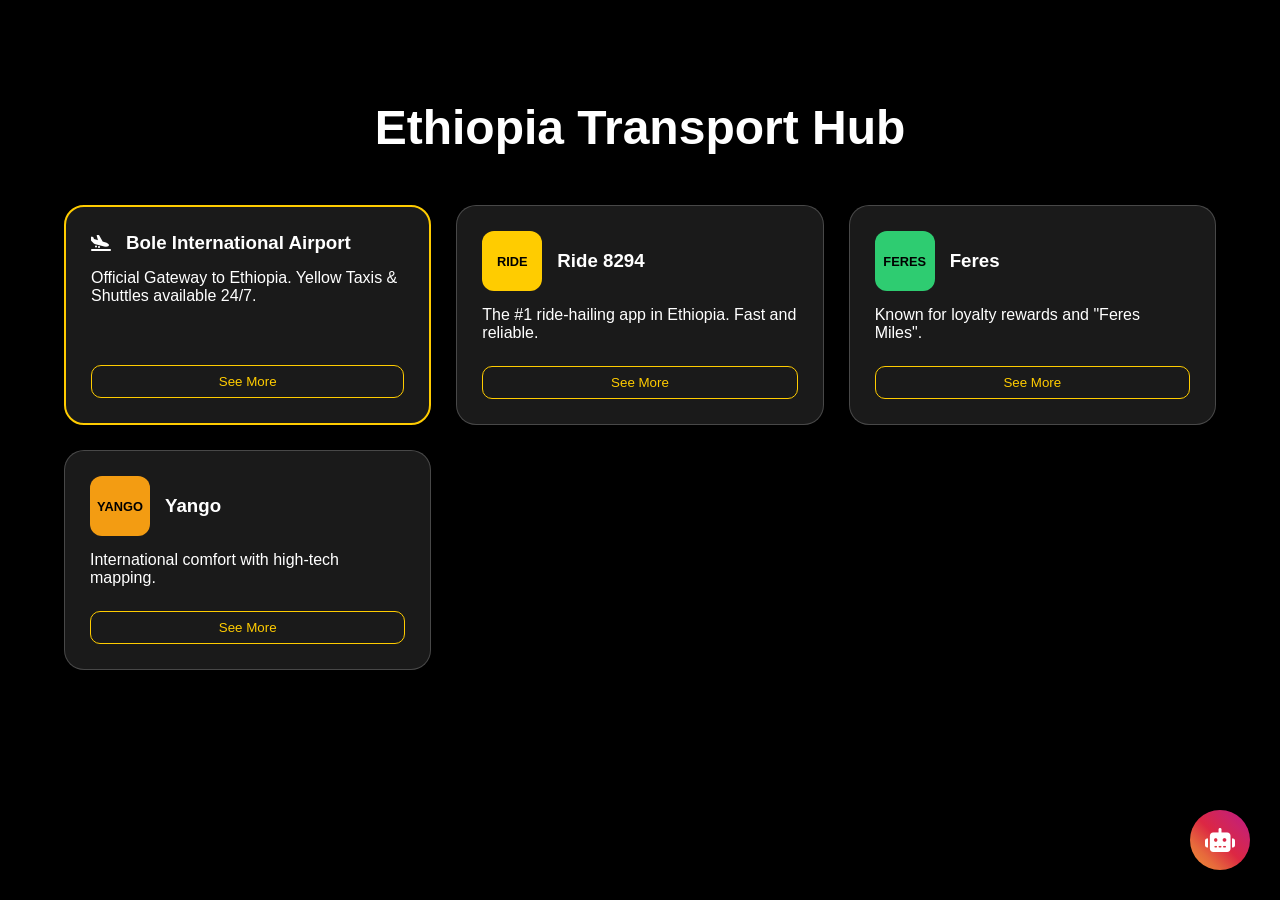
<file: transport.html>
<!DOCTYPE html>
<html lang="en">
<head>
    <meta charset="UTF-8">
    <meta name="viewport" content="width=device-width, initial-scale=1.0">
    <title>Ethiopia Transport | AI Guide</title>
    <link rel="stylesheet" href="style.css">
    <link rel="stylesheet" href="https://cdnjs.cloudflare.com/ajax/libs/font-awesome/6.4.0/css/all.min.css">
</head>
<body class="transport-page">

    <div class="bg-slideshow">
        <div class="slide" style="background-image: url('https://media.istockphoto.com/id/2263629500/photo/bustling-urban-landscape-of-addis-ababa-ethiopia-featuring-modern-skyscrapers-vibrant-multi.webp?a=1&b=1&s=612x612&w=0&k=20&c=nFOyLRoAX_B2GA6gIfIZjEPmqUqZSy8PJRTDgjiU7QU=');"></div>
    </div>

    <div class="content-wrapper">
        <h1 class="page-title">Ethiopia Transport Hub</h1>
        
        <div class="transport-grid">
            <div class="t-card airport-card" id="card-airport">
                <div class="card-header">
                    <i class="fas fa-plane-arrival logo-placeholder"></i>
                    <h3>Bole International Airport</h3>
                </div>
                <div class="short-info">Official Gateway to Ethiopia. Yellow Taxis & Shuttles available 24/7.</div>
                <div class="extra-info">
                    <p><strong>Phone:</strong> +251 11 665 0400</p>
                    <p><strong>Pickup:</strong> Arrivals Terminal Floor 1</p>
                    <p><strong>Note:</strong> Fixed rates for Yellow Taxis.</p>
                    <button class="connect-btn">Connect to Official Site</button>
                </div>
                <button class="see-more" onclick="toggleCard('card-airport')">See More</button>
            </div>

            <div class="t-card" id="card-ride">
                <div class="card-header">
                    <div class="logo-box">RIDE</div>
                    <h3>Ride 8294</h3>
                </div>
                <div class="short-info">The #1 ride-hailing app in Ethiopia. Fast and reliable.</div>
                <div class="extra-info">
                    <p><strong>Phone:</strong> 8294 (Short Code)</p>
                    <p><strong>Pickup:</strong> 2-5 mins average</p>
                    <button class="connect-btn" onclick="window.open('https://ride8294.com')">Open Website</button>
                </div>
                <button class="see-more" onclick="toggleCard('card-ride')">See More</button>
            </div>

            <div class="t-card" id="card-feres">
                <div class="card-header">
                    <div class="logo-box" style="background:#2ecc71">FERES</div>
                    <h3>Feres</h3>
                </div>
                <div class="short-info">Known for loyalty rewards and "Feres Miles".</div>
                <div class="extra-info">
                    <p><strong>Phone:</strong> 6090</p>
                    <p><strong>Pickup:</strong> 24/7 Service</p>
                    <button class="connect-btn" onclick="window.open('https://feres.et')">Open Website</button>
                </div>
                <button class="see-more" onclick="toggleCard('card-feres')">See More</button>
            </div>

            <div class="t-card" id="card-yango">
                <div class="card-header">
                    <div class="logo-box" style="background:#f39c12">YANGO</div>
                    <h3>Yango</h3>
                </div>
                <div class="short-info">International comfort with high-tech mapping.</div>
                <div class="extra-info">
                    <p><strong>Phone:</strong> 8610</p>
                    <p><strong>Features:</strong> Real-time map, Safety button.</p>
                </div>
                <button class="see-more" onclick="toggleCard('card-yango')">See More</button>
            </div>

            </div>
    </div>

    <div class="ai-chat-wrapper">
        <div class="chat-toggle" onclick="toggleChat()">
            <i class="fa-solid fa-robot"></i>
        </div>
        <div class="chat-window" id="chatWindow">
            <div class="chat-header"><span>Travel AI</span></div>
            <div class="chat-content" id="chatContent"></div>
            <div class="chat-input-area">
                <input type="text" placeholder="Ask about routes...">
                <button><i class="fa-solid fa-paper-plane"></i></button>
            </div>
        </div>
    </div>

    <script>
        function toggleCard(id) {
            const card = document.getElementById(id);
            card.classList.toggle('expanded');
            const btn = card.querySelector('.see-more');
            btn.innerText = card.classList.contains('expanded') ? 'See Less' : 'See More';
        }
        function toggleChat() {
            document.getElementById('chatWindow').classList.toggle('active');
        }
    </script>
</body>
</html>
</file>
<file: style.css>
/* GLOBAL STYLES */
* {
    margin: 0;
    padding: 0;
    box-sizing: border-box;
    font-family: 'Inter', -apple-system, sans-serif;
}

body {
    background-color: #000;
    overflow: hidden; /* Prevent double scrollbars */
}

/* SIDEBAR */
.sidebar {
    position: fixed;
    top: 0;
    left: 0;
    height: 100vh;
    width: 130px;
    background: linear-gradient(green,yellow,red);
    backdrop-filter: blur(10px);
    border-right: 1px solid rgba(14, 1, 1, 0.897);
    z-index: 1000;
    transition: width 0.4s cubic-bezier(0.175, 0.885, 0.32, 1.275);
}

.sidebar.collapsed {
    width: 70px;
}

.toggle-btn {
    padding: 15px;
    color: black;
    cursor: pointer;
    font-size: 1.5rem;
    text-align: lift;
}

.nav-links {
    list-style: none;
    margin-top: 20px;
}

.nav-links li a {
    display: flex;
    align-items: center;
    color:black;
    text-decoration: none;
    padding: 15px 25px;
    transition: 0.3s;
    white-space: nowrap;
}

.nav-links li a:hover {
    color: #ffcc00;
    background: rgba(255, 204, 0, 0.1);
}

.nav-links li i {
    font-size: 1.2rem;
    min-width: 30px;
}

.sidebar.collapsed .link-text {
    display: none;
}

/* SNAP SCROLLING */
.scroll-container {
    height: 100vh;
    overflow-y: scroll;
    scroll-snap-type: y mandatory;
}

.panel {
    height: 100vh;
    width: 100%;
    scroll-snap-align: start;
    background-size: cover;
    background-position: center;
    display: flex;
    justify-content: center;
    align-items: center;
}

/* GLASS CARDS */
.glass-card {
    background: rgba(255, 255, 255, 0.1);
    backdrop-filter: blur(12px);
    padding: 50px;
    border-radius: 24px;
    border: 1px solid rgba(255, 255, 255, 0.2);
    text-align: center;
    color:white;
    max-width: 410px;
    width: 90%;
    box-shadow: 0 20px 50px rgba(15, 11, 11, 0.938);
    animation: fadeInUp 1s ease;
}

.card-icon {
    font-size: 3rem;
    color: #ffcc00;
    margin-bottom: 20px;
}

.glass-card h2 {
    font-size: 2rem;
    margin-bottom: 10px;
}

.explore-btn {
    margin-top: 25px;
    padding: 12px 40px;
    border: none;
    border-radius: 30px;
    background: #ffcc00;
    color: #000;
    font-weight: 700;
    cursor: pointer;
    transition: transform 0.2s;
}

.explore-btn:hover {
    transform: scale(1.05);
}

/* INSTAGRAM STYLE CHAT */
.ai-chat-wrapper {
    position: fixed;
    bottom: 30px;
    right: 30px;
    z-index: 2000;
}

.chat-toggle {
    width: 60px;
    height: 60px;
    background: linear-gradient(45deg, #f09433 0%, #e6683c 25%, #dc2743 50%, #cc2366 75%, #bc1888 100%);
    border-radius: 50%;
    display: flex;
    justify-content: center;
    align-items: center;
    color: white;
    font-size: 1.5rem;
    cursor: pointer;
    box-shadow: 0 10px 20px rgba(0,0,0,0.3);
}

.chat-window {
    position: absolute;
    bottom: 80px;
    right: 0;
    width: 320px;
    height: 450px;
    background: #fff;
    border-radius: 15px;
    display: none;
    flex-direction: column;
    overflow: hidden;
    box-shadow: 0 15px 35px rgba(0,0,0,0.2);
}

.chat-window.active {
    display: flex;
}

.chat-header {
    padding: 15px;
    border-bottom: 1px solid #efefef;
    display: flex;
    justify-content: space-between;
    font-weight: 600;
}

.chat-content {
    flex: 1;
    padding: 15px;
    overflow-y: auto;
    background: #fff;
}

.ai-msg {
    background: #efefef;
    padding: 10px 15px;
    border-radius: 18px;
    max-width: 80%;
    font-size: 0.9rem;
    margin-bottom: 10px;
}

.chat-input-area {
    padding: 15px;
    display: flex;
    border-top: 1px solid #efefef;
}

.chat-input-area input {
    flex: 1;
    border: none;
    outline: none;
}

.chat-input-area button {
    background: none;
    border: none;
    color: #0095f6;
    font-weight: bold;
    cursor: pointer;
}

/* ANIMATIONS */
@keyframes fadeInUp {
    from { opacity: 0; transform: translateY(40px); }
    to { opacity: 1; transform: translateY(0); }
}

/* MOBILE RESPONSIVENESS */
@media (max-width: 768px) {
    .sidebar { width: 0; }
    .sidebar.collapsed { width: 0; display: none; }
}
.transport-page {
    overflow-y: auto; /* Allow scrolling on this page */
}

.bg-slideshow {
    position: fixed;
    top:0; left:0; width:100%; height:100%;
    z-index: -1;
}

.content-wrapper {
    padding: 100px 5% 50px 5%;
    color: white;
}

.page-title {
    text-align: center;
    margin-bottom: 50px;
    font-size: 3rem;
    text-shadow: 2px 2px 10px rgba(0,0,0,0.5);
}

.transport-grid {
    display: grid;
    grid-template-columns: repeat(auto-fit, minmax(300px, 1fr));
    gap: 25px;
    max-width: 1200px;
    margin: 0 auto;
}

/* TRANSPORT CARD */
.t-card {
    background: rgba(255, 255, 255, 0.1);
    backdrop-filter: blur(15px);
    border-radius: 20px;
    padding: 25px;
    border: 1px solid rgba(255,255,255,0.2);
    transition: all 0.4s ease;
    overflow: hidden;
    height: 220px; /* Contracted height */
    display: flex;
    flex-direction: column;
}

.t-card.expanded {
    height: auto;
    background: rgba(255, 255, 255, 0.2);
    transform: scale(1.02);
}

.card-header {
    display: flex;
    align-items: center;
    gap: 15px;
    margin-bottom: 15px;
}

.logo-box {
    width: 60px; height: 60px;
    background: #ffcc00;
    color: black;
    font-weight: bold;
    display: flex;
    justify-content: center;
    align-items: center;
    border-radius: 12px;
    font-size: 0.8rem;
}

.extra-info {
    display: none;
    margin-top: 20px;
    padding-top: 15px;
    border-top: 1px solid rgba(255,255,255,0.1);
}

.expanded .extra-info {
    display: block;
}

.see-more {
    margin-top: auto;
    background: none;
    border: 1px solid #ffcc00;
    color: #ffcc00;
    padding: 8px;
    border-radius: 10px;
    cursor: pointer;
}

.connect-btn {
    width: 100%;
    background: #ffcc00;
    border: none;
    padding: 10px;
    border-radius: 10px;
    margin-top: 15px;
    font-weight: bold;
    cursor: pointer;
}

/* Airport Card Style */
.airport-card {
    border: 2px solid #ffcc00;
}
</file>
